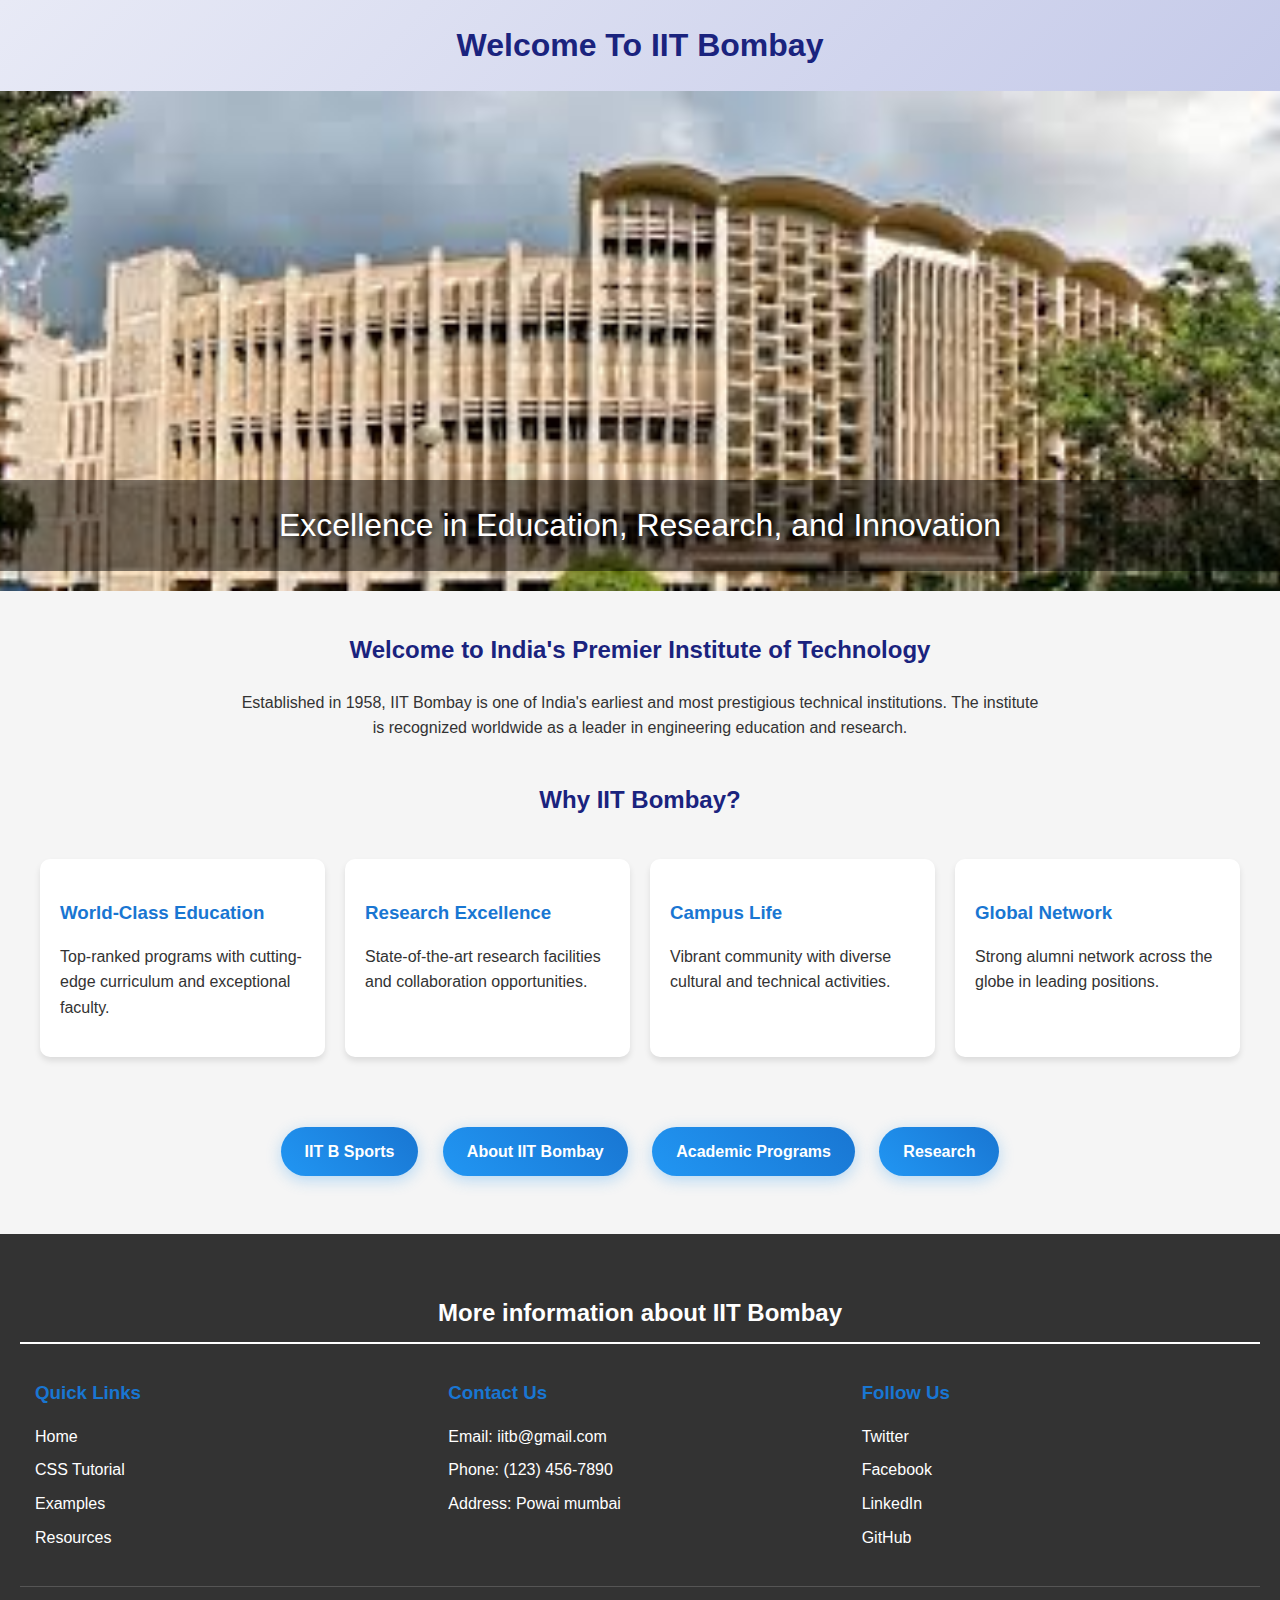
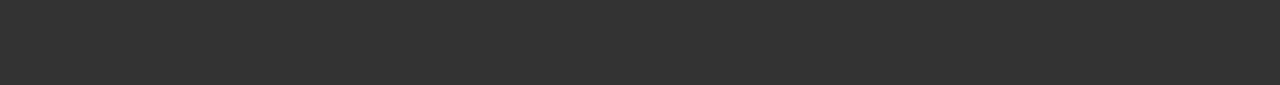
<file: index.html>
<!DOCTYPE html>
<html lang="en">   
<head>
    <meta charset="UTF-8">
    <meta name="viewport" content="width=device-width, initial-scale=1.0">
    <title>Welcome to IIT Bombay</title>
    <link rel="stylesheet" href="styles.css">
</head>
<body>
    <h1>Welcome to IIT Bombay</h1>

    <main>
        <div class="hero-section">
            <img src="./image.png" alt="IIT Bombay main building Image">
            <p class="tagline">Excellence in Education, Research, and Innovation</p>
        </div>

        <section class="about-brief">
            <h2>Welcome to India's Premier Institute of Technology</h2>
            <p>Established in 1958, IIT Bombay is one of India's earliest and most prestigious technical institutions. The institute is recognized worldwide as a leader in engineering education and research.</p>
        </section>

        <section class="highlights">
            <h2>Why IIT Bombay?</h2>
            <div class="features-grid">
                <div class="feature-card">
                    <h3>World-Class Education</h3>
                    <p>Top-ranked programs with cutting-edge curriculum and exceptional faculty.</p>
                </div>
                <div class="feature-card">
                    <h3>Research Excellence</h3>
                    <p>State-of-the-art research facilities and collaboration opportunities.</p>
                </div>
                <div class="feature-card">
                    <h3>Campus Life</h3>
                    <p>Vibrant community with diverse cultural and technical activities.</p>
                </div>
                <div class="feature-card">
                    <h3>Global Network</h3>
                    <p>Strong alumni network across the globe in leading positions.</p>
                </div>
            </div>
        </section>

        <section class="cta-buttons">
            <a href="./to_check_sport_iit_in_different_folder.html" class="cta-button">IIT B Sports</a>
            <a href="about.html" class="cta-button">About IIT Bombay</a>
            <a href="#" class="cta-button">Academic Programs</a>
            <a href="#" class="cta-button">Research</a>
        </section>
    </main>
</body>

<footer>
        <style>
            footer {
                background-color: #333;
                color: white;
                padding: 20px;
                margin-top: 30px;
            }
            footer h2 {
                color: #fff;
                border-bottom: 2px solid #fff;
                padding-bottom: 10px;
                margin-bottom: 15px;
            }
            .footer-content {
                display: flex;
                justify-content: space-between;
                margin-top: 15px;
            }
            .footer-section {
                flex: 1;
                margin: 0 15px;
            }
            .footer-section ul {
                list-style: none;
                padding: 0;
            }
            .footer-section ul li {
                margin-bottom: 8px;
            }
            .footer-section a {
                color: #fff;
                text-decoration: none;
            }
            .footer-section a:hover {
                text-decoration: underline;
            }
            .copyright {
                text-align: center;
                margin-top: 20px;
                padding-top: 20px;
                border-top: 1px solid #555;
            }
        </style>

        <h2>More information about IIT Bombay</h2>
        <div class="footer-content">
            <div class="footer-section">
                <h3>Quick Links</h3>
                <ul>
                    <li><a href="#">Home</a></li>
                    <li><a href="#">CSS Tutorial</a></li>
                    <li><a href="#">Examples</a></li>
                    <li><a href="#">Resources</a></li>
                </ul>
            </div>
            <div class="footer-section">
                <h3>Contact Us</h3>
                <ul>
                    <li>Email: iitb@gmail.com</li>
                    <li>Phone: (123) 456-7890</li>
                    <li>Address: Powai mumbai</li>
                </ul>
            </div>
            <div class="footer-section">
                <h3>Follow Us</h3>
                <ul>
                    <li><a href="#">Twitter</a></li>
                    <li><a href="#">Facebook</a></li>
                    <li><a href="#">LinkedIn</a></li>
                    <li><a href="#">GitHub</a></li>
                </ul>
            </div>
        </div>
        <div class="copyright">
            <p>&copy; 2025 CSS Learning. All rights reserved.</p>
        </div>
    </footer>

</html>
</file>
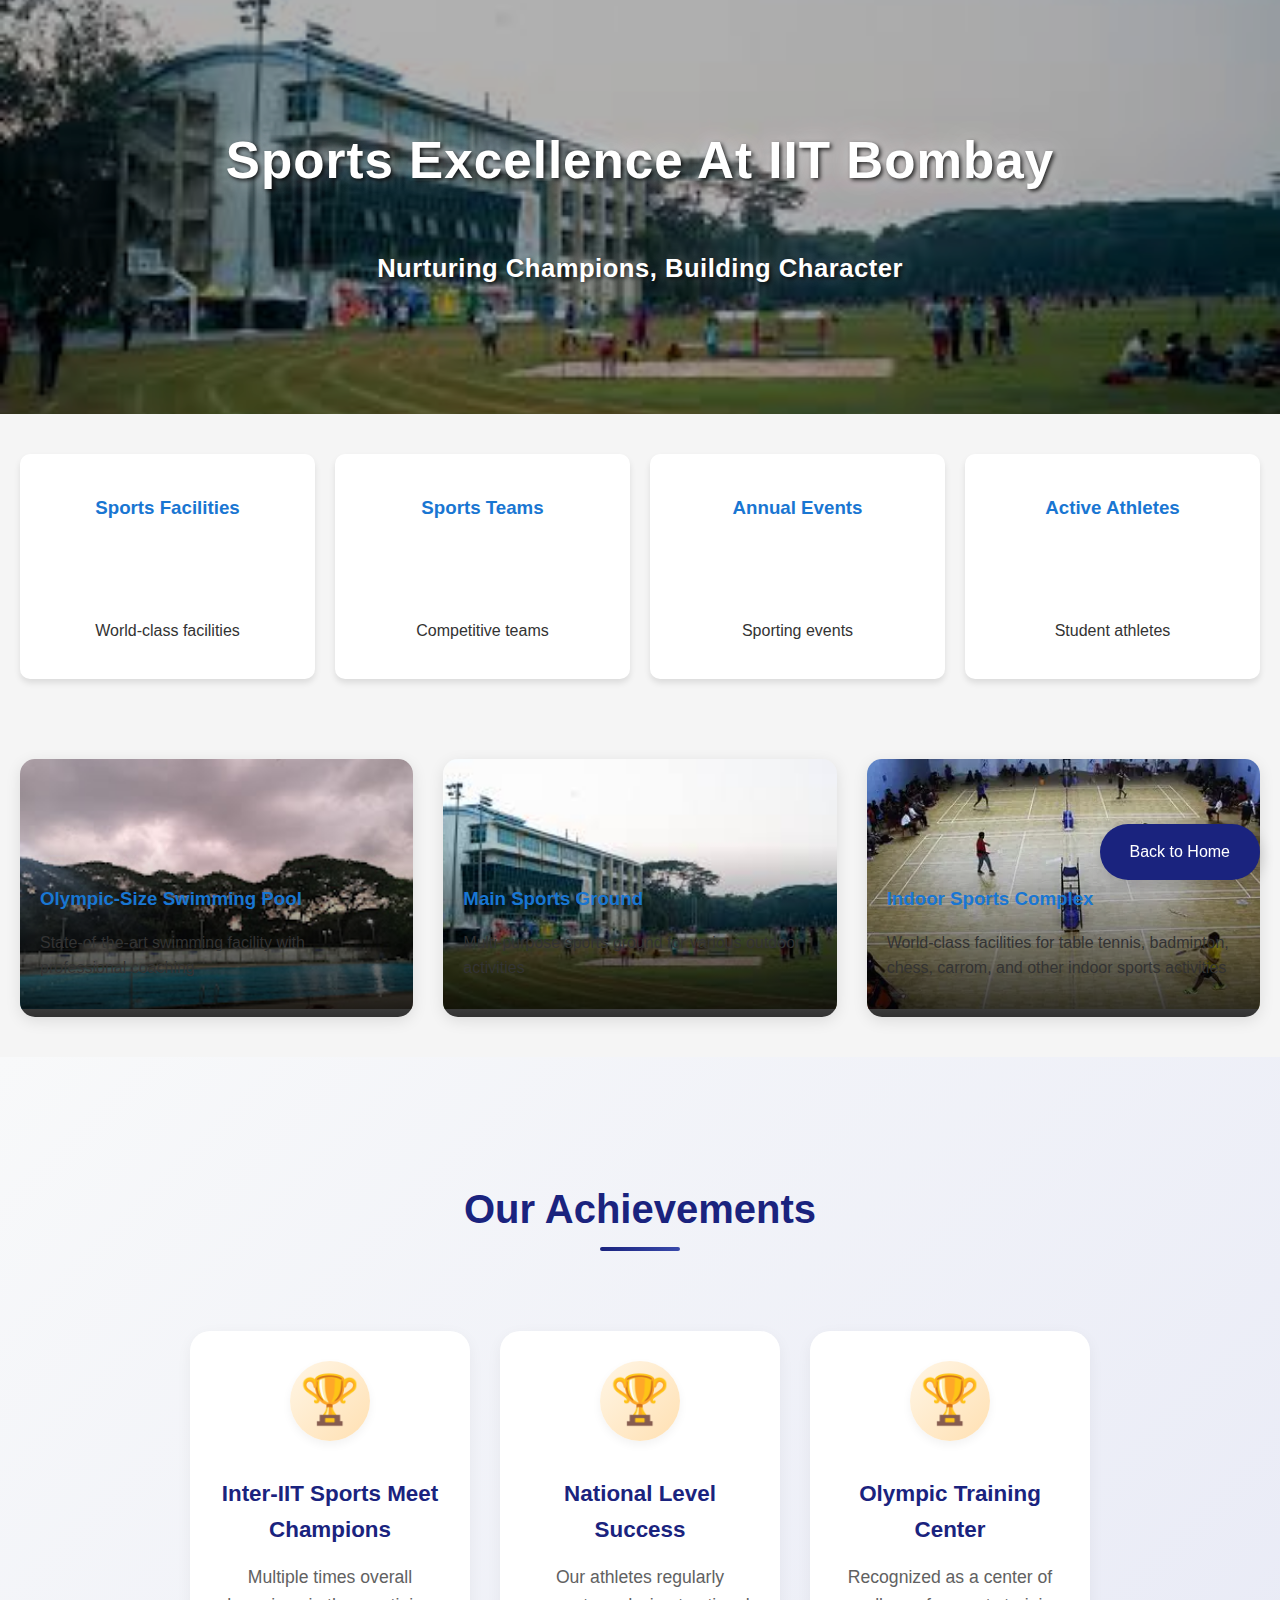
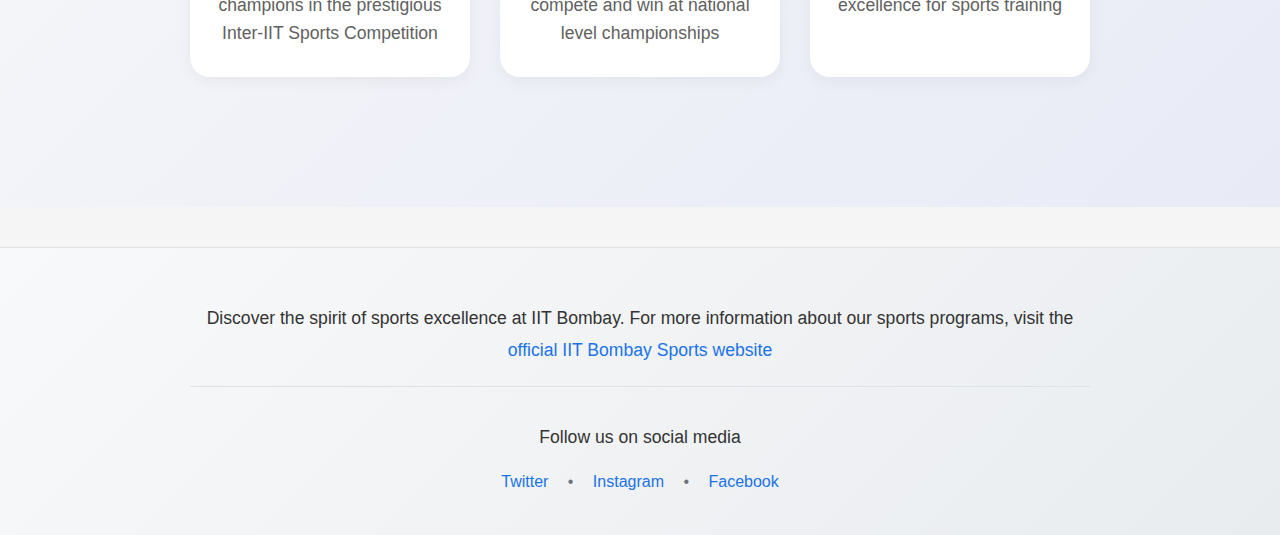
<file: to_check_sport_iit_in_different_folder.html>
<!DOCTYPE html>
<html lang="en">   
<head>
    <meta charset="UTF-8">
    <meta name="viewport" content="width=device-width, initial-scale=1.0">
    <title>Sports at IIT Bombay</title>
    <link rel="stylesheet" href="styles.css">
    <style>
        .sports-banner {
            background: linear-gradient(rgba(0,0,0,0.3), rgba(0,0,0,0.3)), url('./images/main ground.jpg');
            background-size: cover;
            background-position: center;
            color: white;
            padding: 100px 20px;
            text-align: center;
        }

        .sports-banner h1 {
            font-size: 3.2em;
            margin-bottom: 20px;
            color: #ffffff;
            text-shadow: 2px 2px 4px rgba(0,0,0,0.8),
                         0 0 20px rgba(255,255,255,0.4),
                         0 0 40px rgba(255,255,255,0.3);
            background: none;
            box-shadow: none;
            font-weight: 800;
            letter-spacing: 1px;
        }
        
        .sports-banner p {
            font-size: 1.6em;
            color: #ffffff;
            text-shadow: 2px 2px 4px rgba(0,0,0,0.8),
                         0 0 15px rgba(255,255,255,0.3);
            font-weight: bold;
            letter-spacing: 0.5px;
        }

        .sports-stats {
            display: grid;
            grid-template-columns: repeat(auto-fit, minmax(200px, 1fr));
            gap: 20px;
            padding: 40px 20px;
            background: #f5f5f5;
        }

        .stat-card {
            background: white;
            padding: 20px;
            text-align: center;
            border-radius: 10px;
            box-shadow: 0 4px 6px rgba(0,0,0,0.1);
            transition: transform 0.3s ease;
        }

        @keyframes bounce {
            0%, 100% { transform: translateY(0); }
            50% { transform: translateY(-10px); }
        }

        .stat-card:hover {
            transform: translateY(-5px);
            animation: bounce 1s infinite;
        }

        @keyframes countUp {
            from {
                opacity: 0;
                transform: translateY(20px);
            }
            to {
                opacity: 1;
                transform: translateY(0);
            }
        }

        .stat-number {
            font-size: 2.5em;
            color: #1a237e;
            font-weight: bold;
            margin: 10px 0;
            opacity: 0;
            animation: countUp 1s ease forwards;
        }

        .stat-card:nth-child(1) .stat-number { animation-delay: 0.2s; }
        .stat-card:nth-child(2) .stat-number { animation-delay: 0.4s; }
        .stat-card:nth-child(3) .stat-number { animation-delay: 0.6s; }
        .stat-card:nth-child(4) .stat-number { animation-delay: 0.8s; }

        .facilities-grid {
            display: grid;
            grid-template-columns: repeat(auto-fit, minmax(300px, 1fr));
            gap: 30px;
            padding: 40px 20px;
        }

        .facility-card {
            position: relative;
            overflow: hidden;
            border-radius: 15px;
            box-shadow: 0 4px 15px rgba(0,0,0,0.1);
            transition: all 0.3s ease;
        }

        .facility-card img {
            width: 100%;
            height: 250px;
            object-fit: cover;
            transition: transform 0.3s ease;
        }

        .facility-card:hover img {
            transform: scale(1.1);
        }

        .facility-info {
            position: absolute;
            bottom: 0;
            left: 0;
            right: 0;
            padding: 20px;
            background: linear-gradient(transparent, rgba(0,0,0,0.8));
            color: white;
        }

        .achievement-section {
            background: linear-gradient(135deg, #f8f9fa 0%, #e8eaf6 100%);
            padding: 80px 20px;
            text-align: center;
        }

        .achievement-section h2 {
            color: #1a237e;
            font-size: 2.5em;
            margin-bottom: 40px;
            position: relative;
            display: inline-block;
        }

        .achievement-section h2:after {
            content: "";
            position: absolute;
            bottom: -10px;
            left: 50%;
            transform: translateX(-50%);
            width: 80px;
            height: 4px;
            background: linear-gradient(90deg, #1a237e, #3949ab);
            border-radius: 2px;
        }

        .achievement-list {
            max-width: 900px;
            margin: 30px auto;
            text-align: left;
            display: grid;
            grid-template-columns: repeat(auto-fit, minmax(280px, 1fr));
            gap: 30px;
            padding: 20px;
        }

        .achievement-item {
            display: flex;
            flex-direction: column;
            align-items: center;
            margin: 0;
            padding: 30px 25px;
            background: white;
            border-radius: 20px;
            box-shadow: 0 4px 15px rgba(0,0,0,0.05);
            transition: all 0.3s ease;
            position: relative;
            overflow: hidden;
        }

        .achievement-item:hover {
            transform: translateY(-5px);
            box-shadow: 0 8px 25px rgba(0,0,0,0.1);
        }

        .achievement-item:before {
            content: "🏆";
            font-size: 3em;
            margin-bottom: 20px;
            background: linear-gradient(135deg, #fff6e6, #ffe0b2);
            width: 80px;
            height: 80px;
            display: flex;
            align-items: center;
            justify-content: center;
            border-radius: 50%;
            box-shadow: 0 4px 10px rgba(0,0,0,0.05);
        }

        .achievement-item h3 {
            color: #1a237e;
            margin: 15px 0;
            font-size: 1.4em;
            text-align: center;
        }

        .achievement-item p {
            color: #616161;
            text-align: center;
            line-height: 1.6;
            margin: 0;
            font-size: 1.1em;
        }

        .back-button {
            position: fixed;
            bottom: 20px;
            right: 20px;
            padding: 15px 30px;
            background: #1a237e;
            color: white;
            text-decoration: none;
            border-radius: 30px;
            box-shadow: 0 4px 15px rgba(0,0,0,0.2);
            transition: all 0.3s ease;
        }

        .back-button:hover {
            transform: translateY(-3px);
            box-shadow: 0 6px 20px rgba(0,0,0,0.3);
        }
    </style>
</head>
<body>
    <div class="sports-banner">
        <h1>Sports Excellence at IIT Bombay</h1>
        <p>Nurturing Champions, Building Character</p>
    </div>

    <section class="sports-stats">
        <div class="stat-card">
            <h3>Sports Facilities</h3>
            <div class="stat-number">15+</div>
            <p>World-class facilities</p>
        </div>
        <div class="stat-card">
            <h3>Sports Teams</h3>
            <div class="stat-number">20+</div>
            <p>Competitive teams</p>
        </div>
        <div class="stat-card">
            <h3>Annual Events</h3>
            <div class="stat-number">50+</div>
            <p>Sporting events</p>
        </div>
        <div class="stat-card">
            <h3>Active Athletes</h3>
            <div class="stat-number">1000+</div>
            <p>Student athletes</p>
        </div>
    </section>

    <section class="facilities-grid">
        <div class="facility-card">
            <img src="./images/swiming pool.jpg" alt="Swimming Pool">
            <div class="facility-info">
                <h3>Olympic-Size Swimming Pool</h3>
                <p>State-of-the-art swimming facility with professional coaching</p>
            </div>
        </div>
        <div class="facility-card">
            <img src="./images/main ground.jpg" alt="Main Sports Ground">
            <div class="facility-info">
                <h3>Main Sports Ground</h3>
                <p>Multi-purpose sports ground for various outdoor activities</p>
            </div>
        </div>
        <div class="facility-card">
            <img src="./images/iitb indore sport activity.webp" alt="Indoor Sports Activities">
            <div class="facility-info">
                <h3>Indoor Sports Complex</h3>
                <p>World-class facilities for table tennis, badminton, chess, carrom, and other indoor sports activities</p>
            </div>
        </div>
    </section>

    <section class="achievement-section">
        <h2>Our Achievements</h2>
        <div class="achievement-list">
            <div class="achievement-item">
                <div>
                    <h3>Inter-IIT Sports Meet Champions</h3>
                    <p>Multiple times overall champions in the prestigious Inter-IIT Sports Competition</p>
                </div>
            </div>
            <div class="achievement-item">
                <div>
                    <h3>National Level Success</h3>
                    <p>Our athletes regularly compete and win at national level championships</p>
                </div>
            </div>
            <div class="achievement-item">
                <div>
                    <h3>Olympic Training Center</h3>
                    <p>Recognized as a center of excellence for sports training</p>
                </div>
            </div>
        </div>
    </section>

    <a href="index.html" class="back-button">Back to Home</a>

    <footer class="about-footer">
        <div class="footer-content">
            <p>
                Discover the spirit of sports excellence at IIT Bombay. 
                For more information about our sports programs, visit the 
                <a href="https://www.iitb.ac.in/sports" target="_blank">official IIT Bombay Sports website</a>
            </p>
            <div class="footer-social">
                <p>Follow us on social media</p>
                <div class="social-links">
                    <a href="#" target="_blank">Twitter</a> • 
                    <a href="#" target="_blank">Instagram</a> • 
                    <a href="#" target="_blank">Facebook</a>
                </div>
            </div>
        </div>
    </footer>

    <style>
        .about-footer {
            text-align: center;
            padding: 40px 20px;
            background: linear-gradient(135deg, #f8f9fa 0%, #e9ecef 100%);
            color: #495057;
            border-top: 1px solid #dee2e6;
            margin-top: 40px;
        }

        .footer-content {
            max-width: 900px;
            margin: 0 auto;
        }

        .about-footer p {
            margin: 15px 0;
            line-height: 1.8;
            font-size: 1.1em;
        }

        .about-footer a {
            color: #1a73e8;
            text-decoration: none;
            font-weight: 500;
            padding: 5px 10px;
            border-radius: 15px;
            transition: all 0.3s ease;
        }

        .about-footer a:hover {
            background-color: #e8f0fe;
            color: #1557b0;
            text-decoration: none;
        }

        .footer-social {
            margin-top: 20px;
            padding-top: 20px;
            border-top: 1px solid #dee2e6;
        }

        .social-links {
            margin-top: 10px;
            color: #6c757d;
        }

        .social-links a {
            margin: 0 5px;
        }
    </style>
</body>
</html>
</file>
<file: styles.css>
/* Global styles */
body {
    font-family: 'Arial', sans-serif;
    margin: 0;
    padding: 0;
    line-height: 1.6;
    background-color: #f5f5f5;
}

/* Header styles */
h1 {
    text-align: center;
    color: #1a237e;
    padding: 20px;
    background: linear-gradient(135deg, #e8eaf6 0%, #c5cae9 100%);
    margin: 0;
    text-transform: capitalize;
    box-shadow: 0 2px 5px rgba(0,0,0,0.1);
}

/* Hero section */
.hero-section {
    position: relative;
    text-align: center;
    margin-bottom: 40px;
}

.hero-section img {
    width: 100%;
    max-height: 500px;
    object-fit: cover;
    border-radius: 0;
    margin: 0;
}

.tagline {
    position: absolute;
    bottom: 20px;
    left: 0;
    right: 0;
    color: white;
    font-size: 2em;
    text-shadow: 2px 2px 4px rgba(0,0,0,0.5);
    background: rgba(0,0,0,0.5);
    padding: 20px;
    margin: 0;
}

/* About section */
.about-brief {
    max-width: 800px;
    margin: 40px auto;
    padding: 0 20px;
    text-align: center;
}

/* Features grid */
.features-grid {
    display: grid;
    grid-template-columns: repeat(auto-fit, minmax(250px, 1fr));
    gap: 20px;
    padding: 20px;
    max-width: 1200px;
    margin: 0 auto;
}

.feature-card {
    background: white;
    padding: 20px;
    border-radius: 10px;
    box-shadow: 0 4px 6px rgba(0,0,0,0.1);
    transition: transform 0.3s ease;
}

.feature-card:hover {
    transform: translateY(-5px);
}

/* CTA Buttons */
.cta-buttons {
    text-align: center;
    margin: 40px 0;
}

.cta-button {
    display: inline-block;
    padding: 12px 24px;
    margin: 10px;
    color: #fff;
    text-decoration: none;
    font-weight: bold;
    background: linear-gradient(45deg, #2196F3, #1976D2);
    border-radius: 25px;
    box-shadow: 0 4px 15px rgba(33, 150, 243, 0.3);
    transition: all 0.3s ease;
    border: none;
    position: relative;
    overflow: hidden;
}

.cta-button:hover {
    transform: translateY(-2px) scale(1.05);
    box-shadow: 0 6px 20px rgba(33, 150, 243, 0.4);
    background: linear-gradient(45deg, #1976D2, #2196F3);
}

.cta-button:active {
    transform: translateY(1px);
}

/* Section headings */
h2 {
    text-align: center;
    color: #1a237e;
    margin: 40px 0 20px;
}

h3 {
    color: #1976D2;
    margin-bottom: 15px;
}

/* General text */
p {
    color: #333;
    line-height: 1.6;
}

/* About page specific styles */
.about-header {
    position: relative;
    background: linear-gradient(135deg, #1a237e 0%, #0d47a1 100%);
    padding: 40px 0;
    margin-bottom: 30px;
}

.about-header h1 {
    color: white;
    text-shadow: 2px 2px 4px rgba(0,0,0,0.3);
    background: none;
    box-shadow: none;
}

.header-stripe {
    position: absolute;
    bottom: 0;
    left: 0;
    right: 0;
    height: 5px;
    background: linear-gradient(90deg, #ff4081, #2196F3, #4CAF50);
}

.lead-text {
    font-size: 1.4em;
    color: #333;
    max-width: 800px;
    margin: 30px auto;
    text-align: center;
    padding: 0 20px;
}

.features-container {
    display: grid;
    grid-template-columns: repeat(auto-fit, minmax(300px, 1fr));
    gap: 30px;
    padding: 40px 20px;
    background: #f5f5f5;
}

.feature-box {
    background: white;
    padding: 25px;
    border-radius: 15px;
    box-shadow: 0 4px 15px rgba(0,0,0,0.1);
    transition: transform 0.3s ease;
}

.feature-box:hover {
    transform: translateY(-5px);
}

.feature-box h3 {
    color: #1a237e;
    border-bottom: 3px solid #2196F3;
    padding-bottom: 10px;
    margin-bottom: 15px;
}

.sports-list {
    list-style: none;
    padding: 0;
}

.sports-list li {
    padding: 8px 0;
    padding-left: 25px;
    position: relative;
}

.sports-list li:before {
    content: "🏆";
    position: absolute;
    left: 0;
    top: 8px;
}

.sports-highlight {
    padding: 40px 20px;
    background: linear-gradient(135deg, #f5f5f5 0%, #e0e0e0 100%);
}

.sports-grid {
    display: grid;
    grid-template-columns: repeat(auto-fit, minmax(250px, 1fr));
    gap: 30px;
    margin: 30px auto;
    max-width: 1200px;
    padding: 0 20px;
}

.sport-card {
    position: relative;
    border-radius: 15px;
    overflow: hidden;
    box-shadow: 0 4px 15px rgba(0,0,0,0.2);
    transition: all 0.4s ease;
    cursor: pointer;
    background: #000;
}

.sport-card:hover {
    transform: translateY(-5px) scale(1.02);
    box-shadow: 0 8px 25px rgba(0,0,0,0.3);
}

.sport-card img {
    width: 100%;
    height: 250px;
    object-fit: cover;
    transition: all 0.4s ease;
    opacity: 0.9;
}

.sport-card:hover img {
    transform: scale(1.1);
    opacity: 0.7;
}

.sport-card h4 {
    position: absolute;
    bottom: 0;
    left: 0;
    right: 0;
    margin: 0;
    padding: 20px;
    background: linear-gradient(to top, rgba(0,0,0,0.9), rgba(0,0,0,0));
    color: white;
    text-align: center;
    transform: translateY(0);
    transition: all 0.4s ease;
    font-size: 1.2em;
    text-shadow: 2px 2px 4px rgba(0,0,0,0.5);
}

.sport-card:hover h4 {
    padding-bottom: 25px;
    background: linear-gradient(to top, rgba(0,0,0,0.95), rgba(0,0,0,0));
}

/* Hero image enhancements */
.hero-section {
    position: relative;
    height: 500px;
    overflow: hidden;
}

.hero-section img {
    width: 100%;
    height: 100%;
    object-fit: cover;
    transition: transform 10s ease;
}

.hero-section:hover img {
    transform: scale(1.1);
}

.overlay-text {
    position: absolute;
    bottom: 0;
    left: 0;
    right: 0;
    padding: 40px;
    background: linear-gradient(to top, rgba(0,0,0,0.8), rgba(0,0,0,0));
    color: white;
    text-align: center;
}

.overlay-text h2 {
    color: white;
    font-size: 2.5em;
    text-shadow: 2px 2px 4px rgba(0,0,0,0.5);
    margin: 0;
}

.cta-section {
    text-align: center;
    padding: 60px 20px;
    background: linear-gradient(135deg, #1a237e 0%, #0d47a1 100%);
    color: white;
}

.cta-section h2 {
    color: white;
    margin-bottom: 10px;
}

.about-footer {
    text-align: center;
    padding: 20px;
    background: #333;
    color: white;
}

.about-footer a {
    color: #2196F3;
    text-decoration: none;
}

.about-footer a:hover {
    text-decoration: underline;
}

/* Responsive design */
@media screen and (max-width: 768px) {
    h1 {
        font-size: 1.5em;
        padding: 15px;
    }
    
    .tagline {
        font-size: 1.5em;
        padding: 15px;
    }
    
    .features-grid {
        grid-template-columns: 1fr;
    }
    
    .cta-button {
        display: block;
        width: 80%;
        margin: 10px auto;
    }
    
    .sports-grid {
        grid-template-columns: 1fr;
    }
    
    .lead-text {
        font-size: 1.2em;
    }
}
</file>
